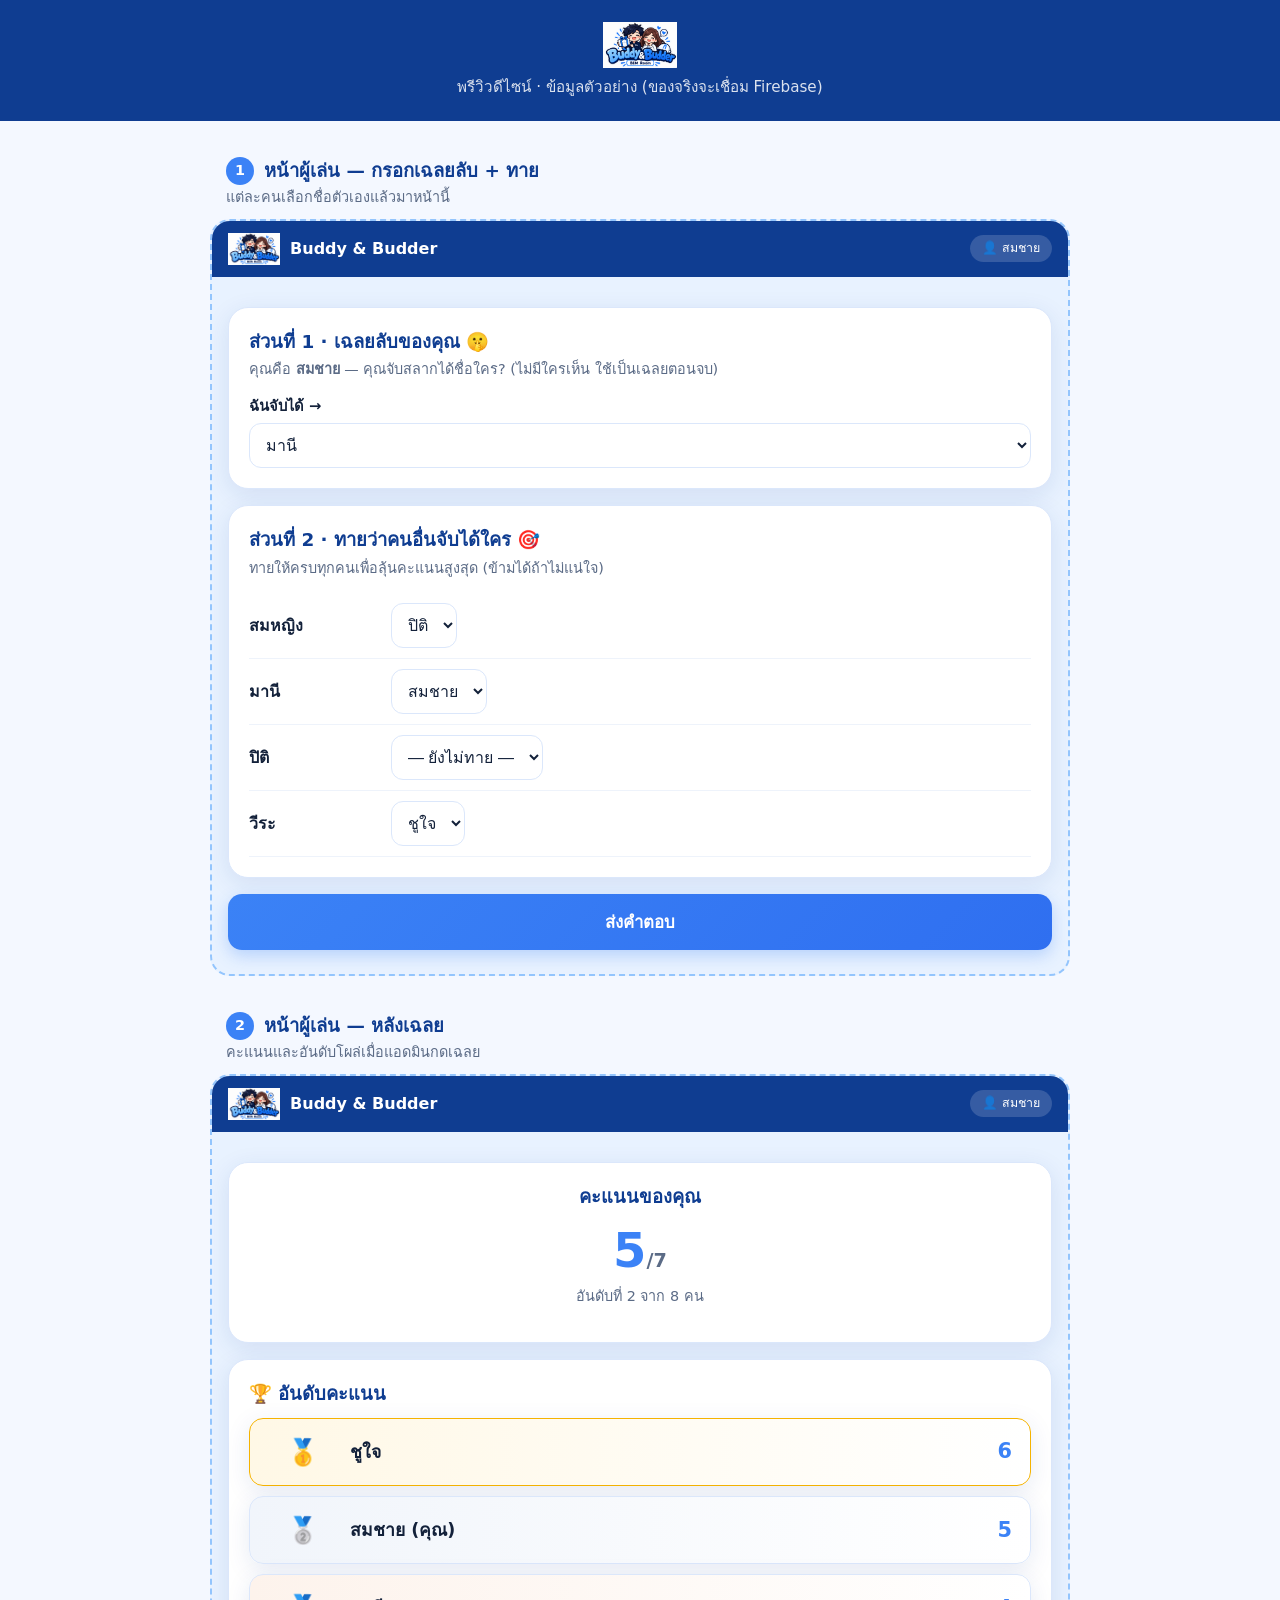
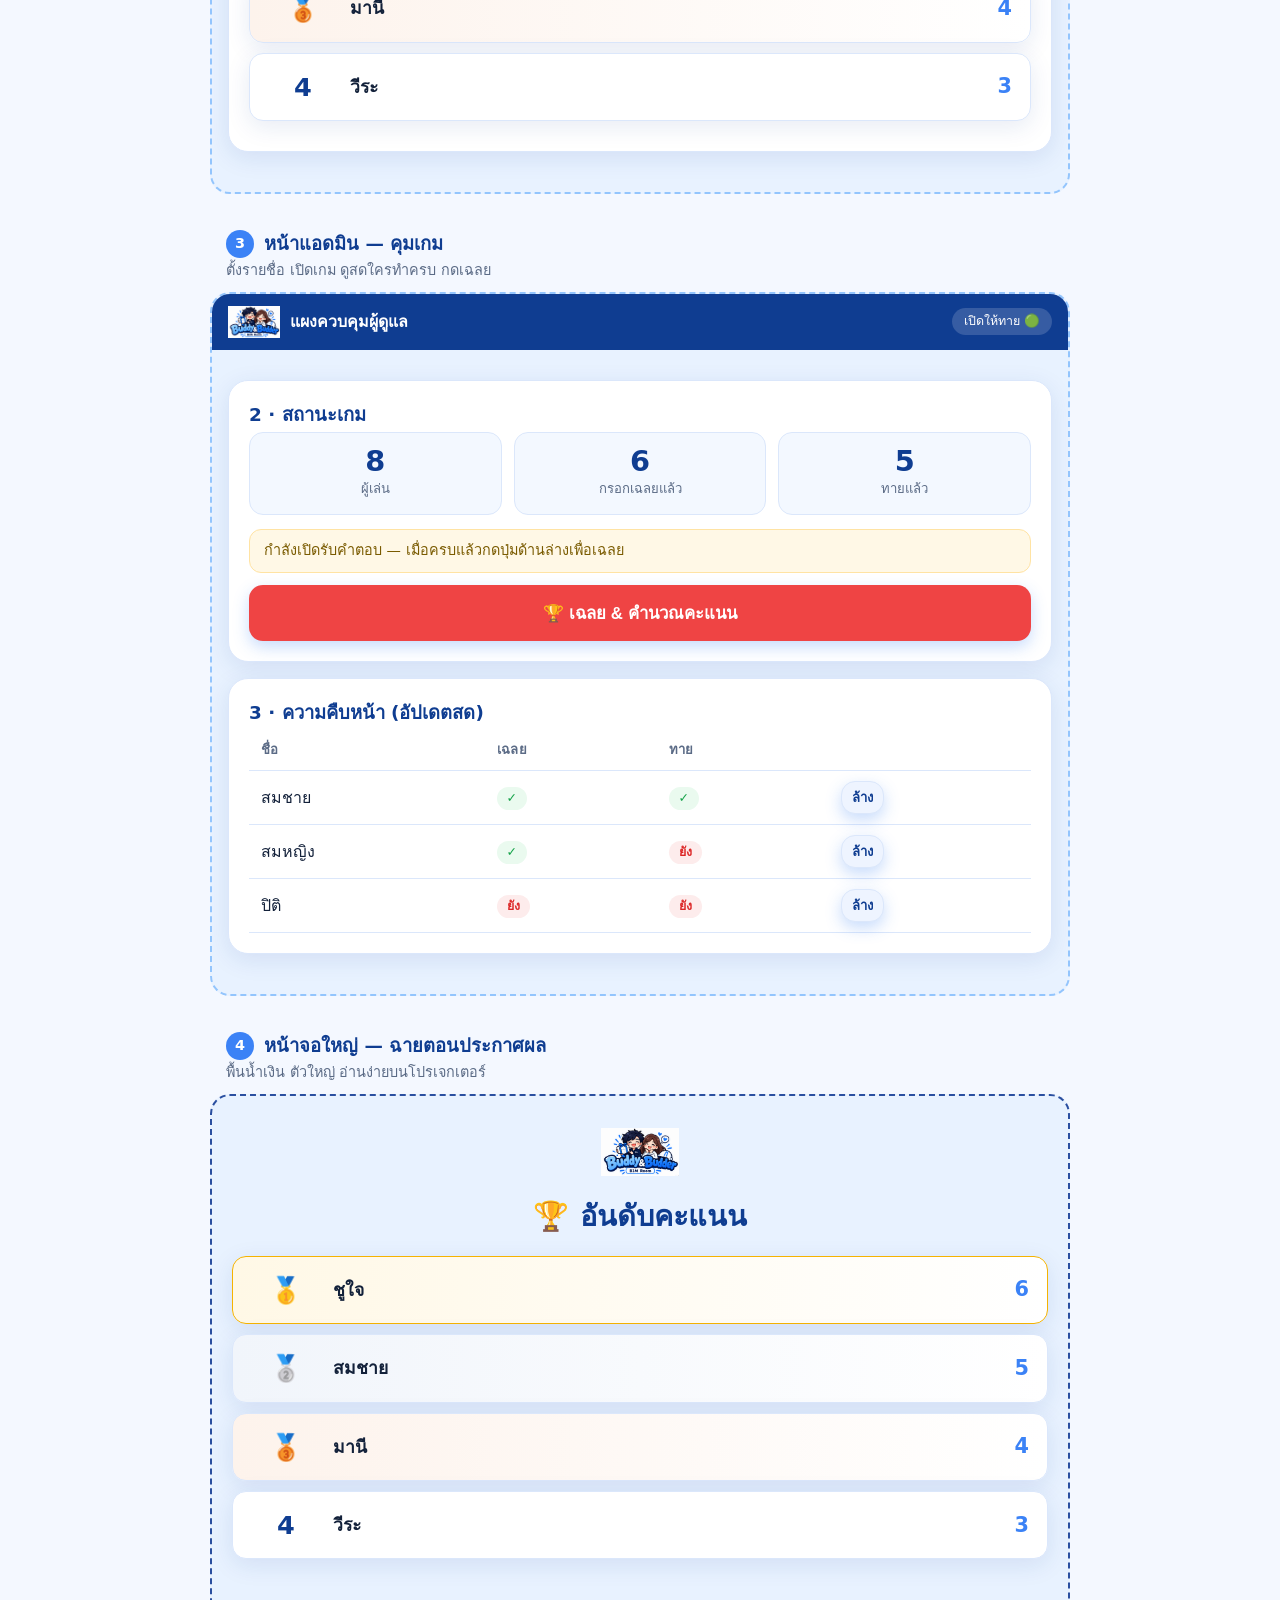
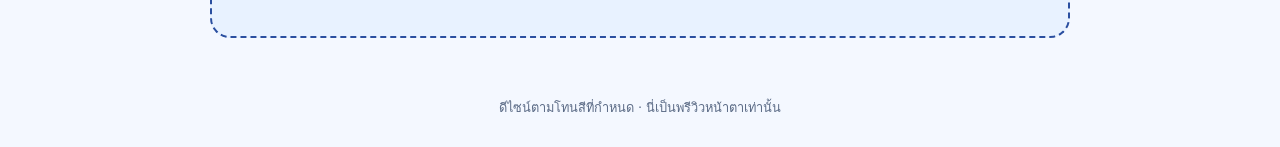
<file: demo.html>
<!doctype html>
<html lang="th">
<head>
<meta charset="utf-8">
<meta name="viewport" content="width=device-width,initial-scale=1">
<title>Buddy & Budder — พรีวิวดีไซน์</title>
<link rel="icon" href="assets/app_icon.png">
<link rel="stylesheet" href="assets/app.css">
<style>
  .demo-label{max-width:860px;margin:36px auto 0;padding:0 16px;color:var(--navy);font-weight:800;font-size:1.15rem;display:flex;align-items:center;gap:10px}
  .demo-label .n{background:var(--blue);color:#fff;width:28px;height:28px;border-radius:50%;display:inline-flex;align-items:center;justify-content:center;font-size:.9rem}
  .demo-note{max-width:860px;margin:2px auto 0;padding:0 16px;color:var(--muted);font-size:.9rem}
  .frame{max-width:860px;margin:10px auto;border:2px dashed var(--sky);border-radius:20px;overflow:hidden;background:var(--bg)}
  .mini-top{background:var(--navy);color:#fff;padding:12px 16px;display:flex;align-items:center;gap:10px}
  .mini-top img{height:32px}.mini-top .t{font-weight:700}.mini-top .sp{flex:1}
  .mini-top .pill{background:rgba(255,255,255,.16);padding:4px 12px;border-radius:999px;font-size:.78rem}
  .frame .wrap{padding:14px 16px 24px}
  body{background:#f4f8ff}
</style>
</head>
<body>

<div style="background:var(--navy);color:#fff;text-align:center;padding:22px">
  <img src="assets/logo_white.png" style="height:46px"><br>
  <span style="opacity:.85;font-size:.95rem">พรีวิวดีไซน์ · ข้อมูลตัวอย่าง (ของจริงจะเชื่อม Firebase)</span>
</div>

<!-- 1. PLAYER -->
<div class="demo-label"><span class="n">1</span>หน้าผู้เล่น — กรอกเฉลยลับ + ทาย</div>
<div class="demo-note">แต่ละคนเลือกชื่อตัวเองแล้วมาหน้านี้</div>
<div class="frame">
  <div class="mini-top"><img src="assets/logo_white.png"><span class="t">Buddy &amp; Budder</span><span class="sp"></span><span class="pill">👤 สมชาย</span></div>
  <div class="wrap">
    <div class="card">
      <h2>ส่วนที่ 1 · เฉลยลับของคุณ 🤫</h2>
      <p class="sub">คุณคือ <b>สมชาย</b> — คุณจับสลากได้ชื่อใคร? (ไม่มีใครเห็น ใช้เป็นเฉลยตอนจบ)</p>
      <label>ฉันจับได้ →</label>
      <select><option>มานี</option></select>
    </div>
    <div class="card">
      <h2>ส่วนที่ 2 · ทายว่าคนอื่นจับได้ใคร 🎯</h2>
      <p class="sub">ทายให้ครบทุกคนเพื่อลุ้นคะแนนสูงสุด (ข้ามได้ถ้าไม่แน่ใจ)</p>
      <div class="guess-row"><div class="who">สมหญิง</div><select><option>ปิติ</option></select></div>
      <div class="guess-row"><div class="who">มานี</div><select><option>สมชาย</option></select></div>
      <div class="guess-row"><div class="who">ปิติ</div><select><option>— ยังไม่ทาย —</option></select></div>
      <div class="guess-row"><div class="who">วีระ</div><select><option>ชูใจ</option></select></div>
    </div>
    <button class="btn big">ส่งคำตอบ</button>
  </div>
</div>

<!-- 2. PLAYER RESULT -->
<div class="demo-label"><span class="n">2</span>หน้าผู้เล่น — หลังเฉลย</div>
<div class="demo-note">คะแนนและอันดับโผล่เมื่อแอดมินกดเฉลย</div>
<div class="frame">
  <div class="mini-top"><img src="assets/logo_white.png"><span class="t">Buddy &amp; Budder</span><span class="sp"></span><span class="pill">👤 สมชาย</span></div>
  <div class="wrap">
    <div class="card center">
      <h2>คะแนนของคุณ</h2>
      <div style="font-size:3rem;font-weight:800;color:var(--blue)">5<span style="font-size:1.2rem;color:var(--muted)">/7</span></div>
      <p class="sub">อันดับที่ 2 จาก 8 คน</p>
    </div>
    <div class="card"><h2>🏆 อันดับคะแนน</h2>
      <div class="lb-row top1"><div class="rk">🥇</div><div class="nm">ชูใจ</div><div class="sc">6</div></div>
      <div class="lb-row top2"><div class="rk">🥈</div><div class="nm">สมชาย (คุณ)</div><div class="sc">5</div></div>
      <div class="lb-row top3"><div class="rk">🥉</div><div class="nm">มานี</div><div class="sc">4</div></div>
      <div class="lb-row"><div class="rk">4</div><div class="nm">วีระ</div><div class="sc">3</div></div>
    </div>
  </div>
</div>

<!-- 3. ADMIN -->
<div class="demo-label"><span class="n">3</span>หน้าแอดมิน — คุมเกม</div>
<div class="demo-note">ตั้งรายชื่อ เปิดเกม ดูสดใครทำครบ กดเฉลย</div>
<div class="frame">
  <div class="mini-top"><img src="assets/logo_white.png"><span class="t">แผงควบคุมผู้ดูแล</span><span class="sp"></span><span class="pill">เปิดให้ทาย 🟢</span></div>
  <div class="wrap">
    <div class="card"><h2>2 · สถานะเกม</h2>
      <div class="stats" style="margin-bottom:14px">
        <div class="stat"><b>8</b><span>ผู้เล่น</span></div>
        <div class="stat"><b>6</b><span>กรอกเฉลยแล้ว</span></div>
        <div class="stat"><b>5</b><span>ทายแล้ว</span></div>
      </div>
      <div class="note">กำลังเปิดรับคำตอบ — เมื่อครบแล้วกดปุ่มด้านล่างเพื่อเฉลย</div>
      <div style="height:12px"></div>
      <button class="btn big warn">🏆 เฉลย &amp; คำนวณคะแนน</button>
    </div>
    <div class="card"><h2>3 · ความคืบหน้า (อัปเดตสด)</h2>
      <table><thead><tr><th>ชื่อ</th><th>เฉลย</th><th>ทาย</th><th></th></tr></thead><tbody>
        <tr><td>สมชาย</td><td><span class="tag yes">✓</span></td><td><span class="tag yes">✓</span></td><td><button class="btn ghost" style="padding:5px 10px;font-size:.82rem">ล้าง</button></td></tr>
        <tr><td>สมหญิง</td><td><span class="tag yes">✓</span></td><td><span class="tag no">ยัง</span></td><td><button class="btn ghost" style="padding:5px 10px;font-size:.82rem">ล้าง</button></td></tr>
        <tr><td>ปิติ</td><td><span class="tag no">ยัง</span></td><td><span class="tag no">ยัง</span></td><td><button class="btn ghost" style="padding:5px 10px;font-size:.82rem">ล้าง</button></td></tr>
      </tbody></table>
    </div>
  </div>
</div>

<!-- 4. BOARD -->
<div class="demo-label"><span class="n">4</span>หน้าจอใหญ่ — ฉายตอนประกาศผล</div>
<div class="demo-note">พื้นน้ำเงิน ตัวใหญ่ อ่านง่ายบนโปรเจกเตอร์</div>
<div class="frame" style="border-color:#2a4fa0">
  <div class="board-bg">
    <div class="board-wrap" style="padding:26px 20px">
      <div style="text-align:center"><img src="assets/logo_white.png" style="height:48px;margin:6px 0"><h1 style="font-size:1.8rem;margin:6px 0 18px">🏆 อันดับคะแนน</h1></div>
      <div class="lb-row top1"><div class="rk">🥇</div><div class="nm">ชูใจ</div><div class="sc">6</div></div>
      <div class="lb-row top2"><div class="rk">🥈</div><div class="nm">สมชาย</div><div class="sc">5</div></div>
      <div class="lb-row top3"><div class="rk">🥉</div><div class="nm">มานี</div><div class="sc">4</div></div>
      <div class="lb-row"><div class="rk">4</div><div class="nm">วีระ</div><div class="sc">3</div></div>
    </div>
  </div>
</div>

<div class="footer" style="padding:30px">ดีไซน์ตามโทนสีที่กำหนด · นี่เป็นพรีวิวหน้าตาเท่านั้น</div>
</body>
</html>
</file>
<file: assets/app.css>
:root{
  --navy:#0F3D91; --blue:#3B82F6; --sky:#93C5FD; --bg:#E8F2FF; --white:#fff;
  --ink:#13213a; --muted:#5b6b86; --line:#dbe7fb;
  --ok:#16a34a; --gold:#f5b301; --radius:16px;
  --shadow:0 6px 24px rgba(15,61,145,.10);
  font-family:"Segoe UI",system-ui,-apple-system,"Noto Sans Thai",sans-serif;
}
*{box-sizing:border-box}
html,body{margin:0}
body{background:var(--bg);color:var(--ink);line-height:1.5;-webkit-font-smoothing:antialiased}
a{color:var(--blue)}

/* header */
.top{background:var(--navy);color:#fff;padding:14px 18px;display:flex;align-items:center;gap:12px;
  position:sticky;top:0;z-index:20;box-shadow:0 2px 12px rgba(15,61,145,.25)}
.top img{height:38px;width:auto}
.top .t{font-weight:700;font-size:1.05rem;letter-spacing:.2px}
.top .sp{flex:1}
.top .pill{background:rgba(255,255,255,.16);padding:4px 12px;border-radius:999px;font-size:.8rem}

.wrap{max-width:860px;margin:0 auto;padding:18px 16px 60px}
.wrap.wide{max-width:1100px}

/* cards */
.card{background:var(--white);border:1px solid var(--line);border-radius:20px;
  box-shadow:var(--shadow);padding:20px;margin:16px 0}
.card h2{margin:0 0 4px;font-size:1.15rem;color:var(--navy)}
.card .sub{color:var(--muted);font-size:.9rem;margin:0 0 14px}

/* buttons */
.btn{background:linear-gradient(135deg,var(--blue),#2f6ff0);color:#fff;border:0;border-radius:14px;
  padding:12px 20px;font-size:1rem;font-weight:700;cursor:pointer;transition:.18s;
  display:inline-flex;align-items:center;gap:8px;box-shadow:0 6px 16px rgba(59,130,246,.28)}
.btn:hover{transform:translateY(-1px);box-shadow:0 10px 22px rgba(59,130,246,.36)}
.btn:disabled{background:#b9c6de;cursor:not-allowed}
.btn.ghost{background:#eef4ff;color:var(--navy);border:1px solid var(--line)}
.btn.ghost:hover{background:#e2edff}
.btn.warn{background:#ef4444}.btn.warn:hover{background:#dc2626}
.btn.big{width:100%;justify-content:center;padding:15px;font-size:1.05rem}

/* inputs */
label{display:block;font-weight:600;margin:0 0 6px;font-size:.92rem}
select,input[type=text],input[type=password],input[type="datetime-local"]{width:100%;padding:12px;border:1px solid var(--line);
  border-radius:12px;font-size:1rem;background:#fff;color:var(--ink)}
select:focus,input:focus{outline:2px solid var(--sky);border-color:var(--sky)}
textarea{width:100%;min-height:150px;padding:12px;border:1px solid var(--line);border-radius:12px;
  font-size:1rem;resize:vertical}

.row{display:flex;gap:10px;flex-wrap:wrap;align-items:center}
.grid2{display:grid;grid-template-columns:1fr 1fr;gap:12px}
@media(max-width:560px){.grid2{grid-template-columns:1fr}}

.note{background:#fff8e6;border:1px solid #ffe3a3;color:#7a5b00;padding:10px 14px;border-radius:12px;font-size:.9rem}
.good{background:#eafaef;border:1px solid #bfe9cc;color:#14672b;padding:10px 14px;border-radius:12px}
.muted{color:var(--muted)}
.hide{display:none!important}
.center{text-align:center}

/* progress chips */
.stats{display:flex;gap:12px;flex-wrap:wrap}
.stat{flex:1;min-width:120px;background:#f3f8ff;border:1px solid var(--line);border-radius:14px;padding:14px;text-align:center}
.stat b{display:block;font-size:1.8rem;color:var(--navy);line-height:1}
.stat span{font-size:.82rem;color:var(--muted)}

/* guess grid rows */
.guess-row{display:grid;grid-template-columns:130px auto 1fr;gap:12px;align-items:center;
  padding:10px 0;border-bottom:1px solid #eef3fb}
.guess-row .who{font-weight:600}
.guess-row .guess-arrow{color:var(--muted);font-size:.9rem;white-space:nowrap}
@media(max-width:560px){.guess-row{grid-template-columns:1fr;gap:6px}
  .guess-row .guess-arrow{font-size:.82rem;margin-top:2px}}

/* tables */
table{width:100%;border-collapse:collapse}
th,td{padding:10px 12px;text-align:left;border-bottom:1px solid var(--line)}
th{color:var(--muted);font-size:.82rem;text-transform:uppercase;letter-spacing:.4px}
tr:hover td{background:#f6faff}
.tag{display:inline-block;padding:2px 10px;border-radius:999px;font-size:.78rem;font-weight:600}
.tag.yes{background:#eafaef;color:var(--ok)}
.tag.no{background:#fdecec;color:#dc2626}

/* leaderboard */
.lb-row{display:grid;grid-template-columns:70px 1fr 110px;align-items:center;gap:12px;
  background:#fff;border:1px solid var(--line);border-radius:14px;padding:14px 18px;margin:10px 0;box-shadow:var(--shadow)}
.lb-row .rk{font-size:1.6rem;font-weight:800;color:var(--navy);text-align:center}
.lb-row .nm{font-weight:600;font-size:1.1rem}
.lb-row .sc{text-align:right;font-weight:800;font-size:1.3rem;color:var(--blue)}
.lb-row.top1{background:linear-gradient(90deg,#fff8e6,#fff);border-color:var(--gold)}
.lb-row.top1 .rk{color:var(--gold)}
.lb-row.top2{background:linear-gradient(90deg,#f1f5fb,#fff)}
.lb-row.top3{background:linear-gradient(90deg,#fdf3ec,#fff)}

/* big board (หน้าประกาศผล) — ธีมสว่างเหมือนหน้าผู้ดูแล */
.board-bg{min-height:60vh;background:none}
.board-wrap{max-width:900px;margin:0 auto;padding:30px 20px;color:var(--ink)}
.board-wrap h1{text-align:center;font-size:2.2rem;margin:10px 0 24px;color:var(--navy)}

/* จอ "รอประกาศผล" — โลโก้ใหญ่เต็มจอ กึ่งกลาง ใช้ได้ดีทั้งจอใหญ่และมือถือ */
.board-hero{display:flex;flex-direction:column;align-items:center;justify-content:center;
  text-align:center;min-height:calc(100vh - 170px);padding:16px 0}
.board-hero .hero-logo{width:min(90vw,760px);height:auto;margin-bottom:10px}
.board-hero h1{font-size:clamp(1.6rem,6vw,2.8rem);margin:4px 0 6px}
.board-hero .wait{font-size:clamp(1rem,3.5vw,1.3rem);margin:0 0 26px}
.board-hero .stats{width:100%;max-width:560px;margin:0 auto}
/* โลโก้บนหัวตารางคะแนน (ตอนเฉลย) — ย่อ/ขยายตามจอ */
.board-logo-sm{width:min(60vw,220px);height:auto;margin:10px 0}
@media(max-width:560px){
  .board-hero{min-height:calc(100vh - 150px)}
  .board-hero .stat b{font-size:1.5rem}
  .lb-row{grid-template-columns:46px 1fr 60px;gap:8px;padding:12px 14px}
  .lb-row .rk{font-size:1.3rem}
  .lb-row .nm{font-size:1rem}
  .lb-row .sc{font-size:1.1rem}
  .board-wrap h1{font-size:1.7rem}
}

.footer{text-align:center;color:var(--muted);font-size:.8rem;margin-top:30px}

/* ===================== APP SHELL (sidebar + topbar) ===================== */
/* พื้นหลังฟ้าอ่อน แล้วลอยการ์ดเนื้อหาสีขาวมุมโค้งไว้ด้านบน — ดูเป็นเกม สดใส ทันสมัย */
.shell{display:flex;min-height:100vh;background:var(--bg)}

/* sidebar — สีขาว โลโก้ใหญ่เต็มแถบ */
.sidebar{width:264px;flex-shrink:0;background:#fff;
  display:flex;flex-direction:column;position:sticky;top:0;height:100vh;z-index:40;
  box-shadow:4px 0 28px rgba(15,61,145,.06)}
.side-brand{padding:18px 18px 12px;display:flex;align-items:center;justify-content:center}
.side-brand img{width:100%;max-width:216px;height:auto;object-fit:contain}
.side-nav{padding:10px 14px;display:flex;flex-direction:column;gap:8px;flex:1}
.nav-item{display:flex;align-items:center;gap:12px;padding:13px 16px;border-radius:14px;
  color:var(--navy);text-decoration:none;font-weight:600;font-size:1rem;transition:.18s}
.nav-item .ic{font-size:1.2rem;width:24px;text-align:center}
.nav-item:hover{background:var(--bg)}
.nav-item.active{background:linear-gradient(135deg,var(--blue),var(--navy));color:#fff;
  box-shadow:0 8px 20px rgba(59,130,246,.35)}
/* ท้าย sidebar — แสดงชื่อผู้ใช้ + ปุ่มออกจากระบบ */
.side-foot{padding:14px;border-top:1px solid var(--line);display:flex;flex-direction:column;gap:10px}
.side-user{display:flex;align-items:center;gap:9px;padding:8px 12px;
  color:var(--navy);font-weight:700;font-size:.95rem}
.side-user .su-ic{font-size:1.1rem}
.side-logout{width:100%;justify-content:center}

/* content — การ์ดสีขาวมุมโค้ง ลอยอยู่บนพื้นฟ้าอ่อน (ขอบโค้งที่เชื่อม navbar กับ top bar) */
.content{flex:1;min-width:0;display:flex;flex-direction:column;
  margin:14px;background:#fff;border-radius:26px;overflow:hidden;
  box-shadow:0 14px 44px rgba(15,61,145,.10)}
.content main{flex:1}
.topbar{background:#fff;border-bottom:1px solid var(--line);padding:14px 22px;
  display:flex;align-items:center;gap:12px;position:sticky;top:0;z-index:30}
.topbar .page-title{font-weight:800;color:var(--navy);font-size:1.12rem}
.topbar .sp{flex:1}
.topbar .pill{background:var(--bg);color:var(--navy);padding:6px 15px;border-radius:999px;
  font-size:.82rem;font-weight:700}
/* ชิปชื่อผู้ใช้มุมขวาบน */
.user-chip{display:inline-flex;align-items:center;gap:7px;
  background:linear-gradient(135deg,var(--sky),#bcdcff);color:var(--navy);
  padding:6px 15px 6px 11px;border-radius:999px;font-size:.9rem;font-weight:700;
  box-shadow:0 4px 12px rgba(59,130,246,.18)}
.nav-burger{display:none;background:none;border:0;font-size:1.4rem;cursor:pointer;color:var(--navy);padding:0 4px}

/* content wrap sizing inside shell */
.content .wrap{width:100%;max-width:1000px;margin:0 auto;padding:24px 22px 60px}
.content .wrap.wide{max-width:1200px}

/* หน้าประกาศผล — ใช้ธีมสว่างเหมือนหน้าผู้ดูแล (การ์ดขาวมุมโค้งลอยบนพื้นฟ้า)
   จึงไม่ override อะไรเป็นพิเศษ ให้ .content.board ใช้สไตล์เดียวกับ .content */

/* backdrop for mobile drawer */
.backdrop{position:fixed;inset:0;background:rgba(0,0,0,.45);z-index:35;display:none}
.backdrop.show{display:block}

/* responsive: off-canvas sidebar */
@media(max-width:860px){
  .sidebar{position:fixed;left:0;top:0;transform:translateX(-100%);
    transition:transform .22s ease;box-shadow:0 0 40px rgba(0,0,0,.35)}
  .sidebar.open{transform:translateX(0)}
  .nav-burger{display:inline-flex}
  .content{margin:10px;border-radius:20px}
  .content .wrap{padding:16px 14px 50px}
}

/* ===================== DROPDOWN เลือกชื่อคน (สไตล์รายการ + ไอคอนคน) ===================== */
.pick-wrap{position:relative;width:100%}
.pick-wrap select.pick{position:absolute;opacity:0;width:0;height:0;pointer-events:none}
.pick-trigger{display:flex;align-items:center;gap:10px;width:100%;padding:10px 12px;cursor:pointer;
  border:1px solid var(--line);border-radius:14px;background:#fff;color:var(--ink);font-size:1rem;
  text-align:left;transition:border-color .15s,box-shadow .15s}
.pick-trigger:hover{border-color:var(--sky)}
.pick-wrap.open .pick-trigger{border-color:var(--blue);box-shadow:0 0 0 3px rgba(59,130,246,.18)}
.pick-label{flex:1;overflow:hidden;text-overflow:ellipsis;white-space:nowrap}
.pick-label.muted,.pick-itxt.muted{color:var(--muted)}
.pick-chev{color:var(--muted);transition:transform .18s}
.pick-wrap.open .pick-chev{transform:rotate(180deg)}
.pick-ava{flex:none;width:30px;height:30px;border-radius:9px;display:flex;align-items:center;justify-content:center;
  color:#fff;font-size:.95rem;background:linear-gradient(135deg,hsl(var(--h1,210) 85% 58%),hsl(var(--h2,230) 85% 48%));
  box-shadow:0 3px 8px rgba(8,30,80,.18)}
.pick-ava.ghost{background:var(--bg);color:var(--muted);box-shadow:none}
.pick-menu{position:absolute;z-index:60;top:calc(100% + 6px);left:0;right:0;max-height:264px;overflow:auto;
  background:#fff;border:1px solid var(--line);border-radius:16px;padding:6px;
  box-shadow:0 18px 44px rgba(8,30,80,.22);display:none}
.pick-wrap.open .pick-menu{display:block;animation:pickIn .16s ease}
/* เด้งขึ้นบนเมื่อที่ด้านล่างไม่พอ (ช่องสุดท้าย) — กันเมนูหลุดนอกกรอบ */
.pick-wrap.up .pick-menu{top:auto;bottom:calc(100% + 6px)}
@keyframes pickIn{from{opacity:0;transform:translateY(-6px)}to{opacity:1;transform:translateY(0)}}
.pick-item{display:flex;align-items:center;gap:10px;width:100%;padding:8px 10px;cursor:pointer;
  border:0;background:none;border-radius:11px;font-size:1rem;color:var(--ink);text-align:left}
.pick-item:hover{background:var(--bg)}
.pick-item.on{background:#eaf2ff}
.pick-itxt{flex:1;overflow:hidden;text-overflow:ellipsis;white-space:nowrap}
.pick-chk{flex:none;width:18px;color:var(--blue);font-weight:800}
/* ชื่อที่ถูกเลือกไปแล้วในช่องอื่น — จางลง ขีดฆ่า กดไม่ได้ (กันทายซ้ำ) */
.pick-item.dis{cursor:not-allowed}
.pick-item.dis:hover{background:none}
.pick-item.dis .pick-ava{filter:grayscale(.75);opacity:.5}
.pick-item.dis .pick-itxt{color:var(--muted);text-decoration:line-through}
.pick-note{flex:none;font-size:.72rem;color:var(--muted);white-space:nowrap}

/* ===================== POPUP / MODAL (สไตล์เกม สดใส) ===================== */
.modal-backdrop{position:fixed;inset:0;z-index:100;display:flex;align-items:center;justify-content:center;
  padding:20px;background:rgba(15,61,145,.38);backdrop-filter:blur(3px);
  opacity:0;transition:opacity .18s ease}
.modal-backdrop.show{opacity:1}
.modal-card{width:100%;max-width:400px;background:var(--white);border-radius:24px;text-align:center;
  padding:26px 24px 22px;box-shadow:0 24px 70px rgba(8,30,80,.35);
  transform:translateY(16px) scale(.96);transition:transform .22s cubic-bezier(.34,1.56,.64,1)}
.modal-backdrop.show .modal-card{transform:translateY(0) scale(1)}
/* ไอคอนวงกลมฟ้า ลอยอยู่ด้านบน */
.modal-ic{width:66px;height:66px;margin:0 auto 14px;border-radius:50%;font-size:2rem;
  display:flex;align-items:center;justify-content:center;
  background:linear-gradient(135deg,var(--sky),#bcdcff);
  box-shadow:0 8px 20px rgba(59,130,246,.30)}
.modal-title{margin:0 0 4px;color:var(--navy);font-size:1.2rem;font-weight:800}
.modal-msg{margin:0 0 4px;color:var(--ink);font-size:1rem;line-height:1.55;white-space:pre-line}
.modal-input{margin-top:16px;text-align:center;font-size:1.05rem}
.modal-actions{display:flex;gap:10px;margin-top:20px}
.modal-actions .btn{flex:1;justify-content:center}

/* ===== หน้าเข้าสู่ระบบ (login) ===== */
.login-bg{min-height:100vh;display:flex;align-items:center;justify-content:center;padding:24px 16px;
  background:linear-gradient(160deg,#b9d8fc,#93C5FD 60%)}
.login-card{width:100%;max-width:420px;background:var(--white);border-radius:24px;
  box-shadow:0 20px 60px rgba(8,30,80,.35);padding:34px 28px;text-align:center;animation:pop .35s ease}
@keyframes pop{from{opacity:0;transform:translateY(14px)}to{opacity:1;transform:none}}
.login-logo{width:168px;max-width:64%;height:auto;margin:0 auto 10px;display:block}
.login-card h1{margin:4px 0 2px;color:var(--navy);font-size:1.55rem}
.login-quote{color:var(--muted);font-size:.95rem;font-style:italic;margin:0 0 22px;line-height:1.55}
.login-card .field{margin-bottom:14px;text-align:left}
.login-card label{text-align:left}
.login-card .btn.big{margin-top:6px}
.pin-input{text-align:center;letter-spacing:.7em;font-size:1.4rem;font-weight:700;padding-left:.7em!important}
.pin-input::placeholder{letter-spacing:.35em;font-weight:400;font-size:1.1rem;color:#c7d3ea}
.login-note{margin-bottom:14px;text-align:center}
.login-switch{margin:18px 0 0;font-size:.9rem;color:var(--muted)}
.login-switch a{font-weight:600;cursor:pointer;color:var(--blue)}
@media(max-width:480px){.login-card{padding:26px 20px}.login-logo{width:132px}}
</file>
